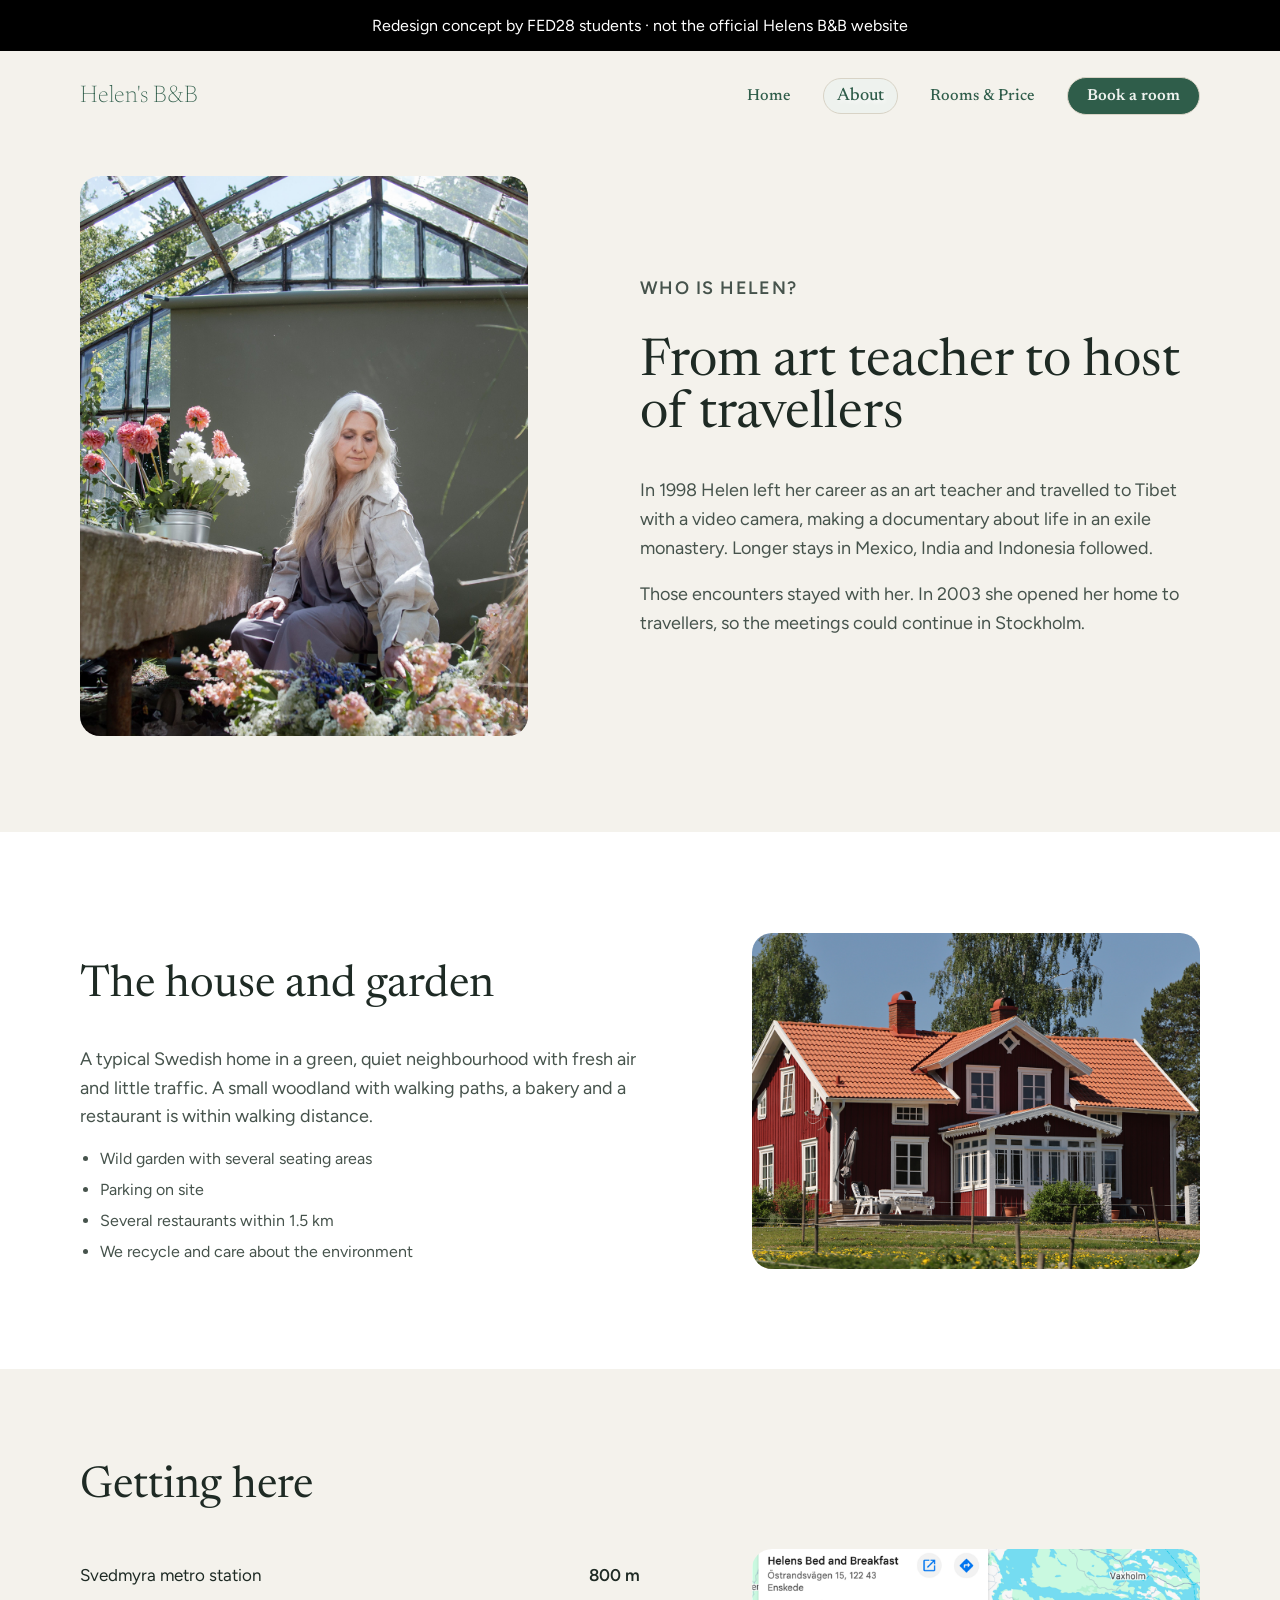
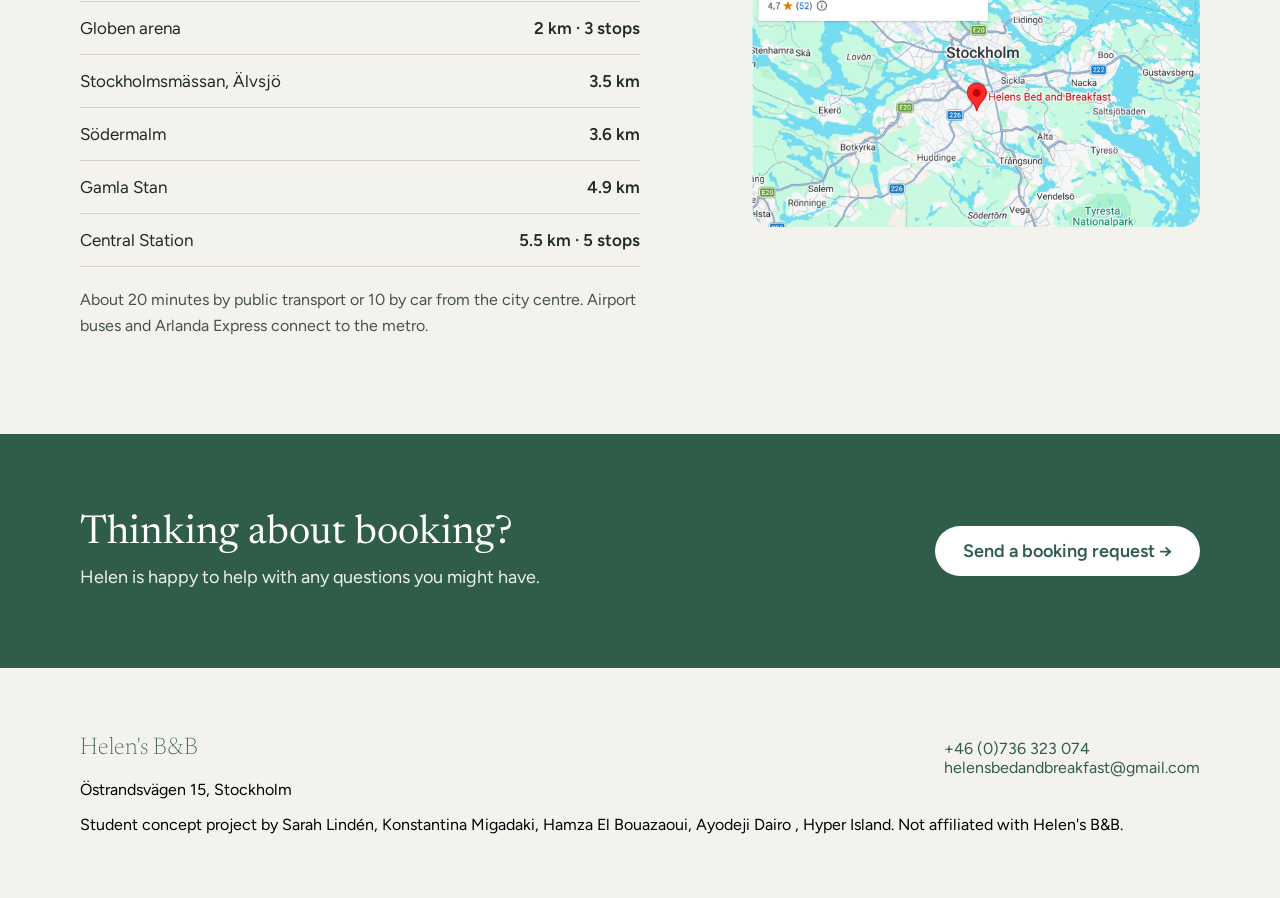
<file: about.html>
<!DOCTYPE html>
<html lang="en">

<head>
    <meta charset="UTF-8">
    <meta name="viewport" content="width=device-width, initial-scale=1.0">
    <meta name="robots" content="noindex">

    <title>About | Helen's B&B</title>

    <link rel="stylesheet" href="./css/style.css">
    <link rel="stylesheet" href="./css/about.css">

    <link rel="stylesheet"
        href="https://fonts.googleapis.com/css2?family=Newsreader:opsz,wght@6..72,400;6..72,500&family=Figtree:wght@400;500;600&display=swap">
        <link rel="stylesheet" href="https://fonts.googleapis.com/icon?family=Material+Icons">
    <link rel="icon" href="./images/helens-bnb-redesign.ico" type="image/x-icon">
</head>

<body>
    <div class="project-disclaimer">
        <p>Redesign concept by FED28 students · not the official Helens B&B website</p>
    </div>
    <header>
        <h2>Helen's B&B</h2>
        <nav class="web-nav">
            <ul>
                <li><a href="index.html">Home</a></li>
                <li><a class="menu-active" href="about.html">About</a></li>
                <li><a href="reservations.html">Rooms & Price</a></li>
                <li>
                    <a href="reservations.html" class="book-btn">Book a room</a>
                </li>
            </ul>
        </nav>

        <nav class="mobile-nav">
            <a href="index.html" class="mobile-nav-item">
                <i class="material-icons">home</i>
            </a>


            <a href="reservations.html" class="mobile-nav-item ">
                <i class="material-icons">calendar_month</i>
            </a>

            <a href="about.html" class="mobile-nav-item mobile-nav-book">
                <i class="material-icons">info</i>
            </a>
        </nav>

    </header>

    <main>
        <div class="about-intro">
            <img src="images/about_heleninthegarden.png" alt="Helen, the owner, in the garden">
            <div class="about-intro-text">
                <p class="label">Who is Helen?</p>
                <h1>From art teacher to host of travellers</h1>
                <p>In 1998 Helen left her career as an art teacher and
                    travelled to Tibet with a video camera, making a
                    documentary about life in an exile monastery. Longer
                    stays in Mexico, India and Indonesia followed.</p>
                <p>Those encounters stayed with her. In 2003 she opened
                    her home to travellers, so the meetings could continue
                    in Stockholm.</p>
            </div>
        </div>

        <div class="about-house">
            <div class="about-house-text">
                <h2>The house and garden</h2>
                <p>A typical Swedish home in a green, quiet neighbourhood with fresh air and little traffic. A small
                    woodland with walking paths, a bakery and a restaurant is within walking distance.</p>
                <ul>
                    <li>Wild garden with several seating areas</li>
                    <li>Parking on site</li>
                    <li>Several restaurants within 1.5 km</li>
                    <li>We recycle and care about the environment</li>
                </ul>
            </div>
            <img src="images/about_houseandgarden.png" alt="Helen's B&amp;B, The house and the garden">
        </div>

        <div class="about-location">
            <h2>Getting here</h2>
            <div class="about-location-row">
                <div class="distances">
                    <ul>
                        <li>Svedmyra metro station <span>800 m</span></li>
                        <li>Globen arena<span>2 km · 3 stops</span></li>
                        <li>Stockholmsmässan, Älvsjö<span>3.5 km</span></li>
                        <li>Södermalm<span>3.6 km</span></li>
                        <li>Gamla Stan<span>4.9 km</span></li>
                        <li>Central Station<span>5.5 km · 5 stops</span></li>
                    </ul>
                    <p>About 20 minutes by public transport or 10 by car from the city centre.
                        Airport buses and Arlanda Express connect to the metro.</p>
                </div>
                <img src="images/about_BnBmap.png" alt="A map showing the B&amp;B's location.">
            </div>
        </div>

        <div class="about-contact">
            <div class="about-contact-text">
                <h2>Thinking about booking?</h2>
                <p>Helen is happy to help with any questions you might have.</p>
            </div>
            <div class="about-contact-info">
                <a href="reservations.html">Send a booking request →</a>
            </div>
        </div>

    </main>

    <footer>

        <section>
            <div>
                <h2>Helen's B&B</h2>
                <span>Östrandsvägen 15, Stockholm</span>
            </div>

            <div>
                <a href="tel:+46 (0)736 323 074">+46 (0)736 323 074</a>
                <a href="mailto:helensbedandbreakfast@gmail.com">helensbedandbreakfast@gmail.com</a>
            </div>
        </section>
        <div>
            <p>Student concept project by Sarah Lindén, Konstantina Migadaki, Hamza El Bouazaoui, Ayodeji Dairo , Hyper
                Island. Not affiliated with Helen's B&B.</p>
        </div>
    </footer>

</body>

</html>
</file>
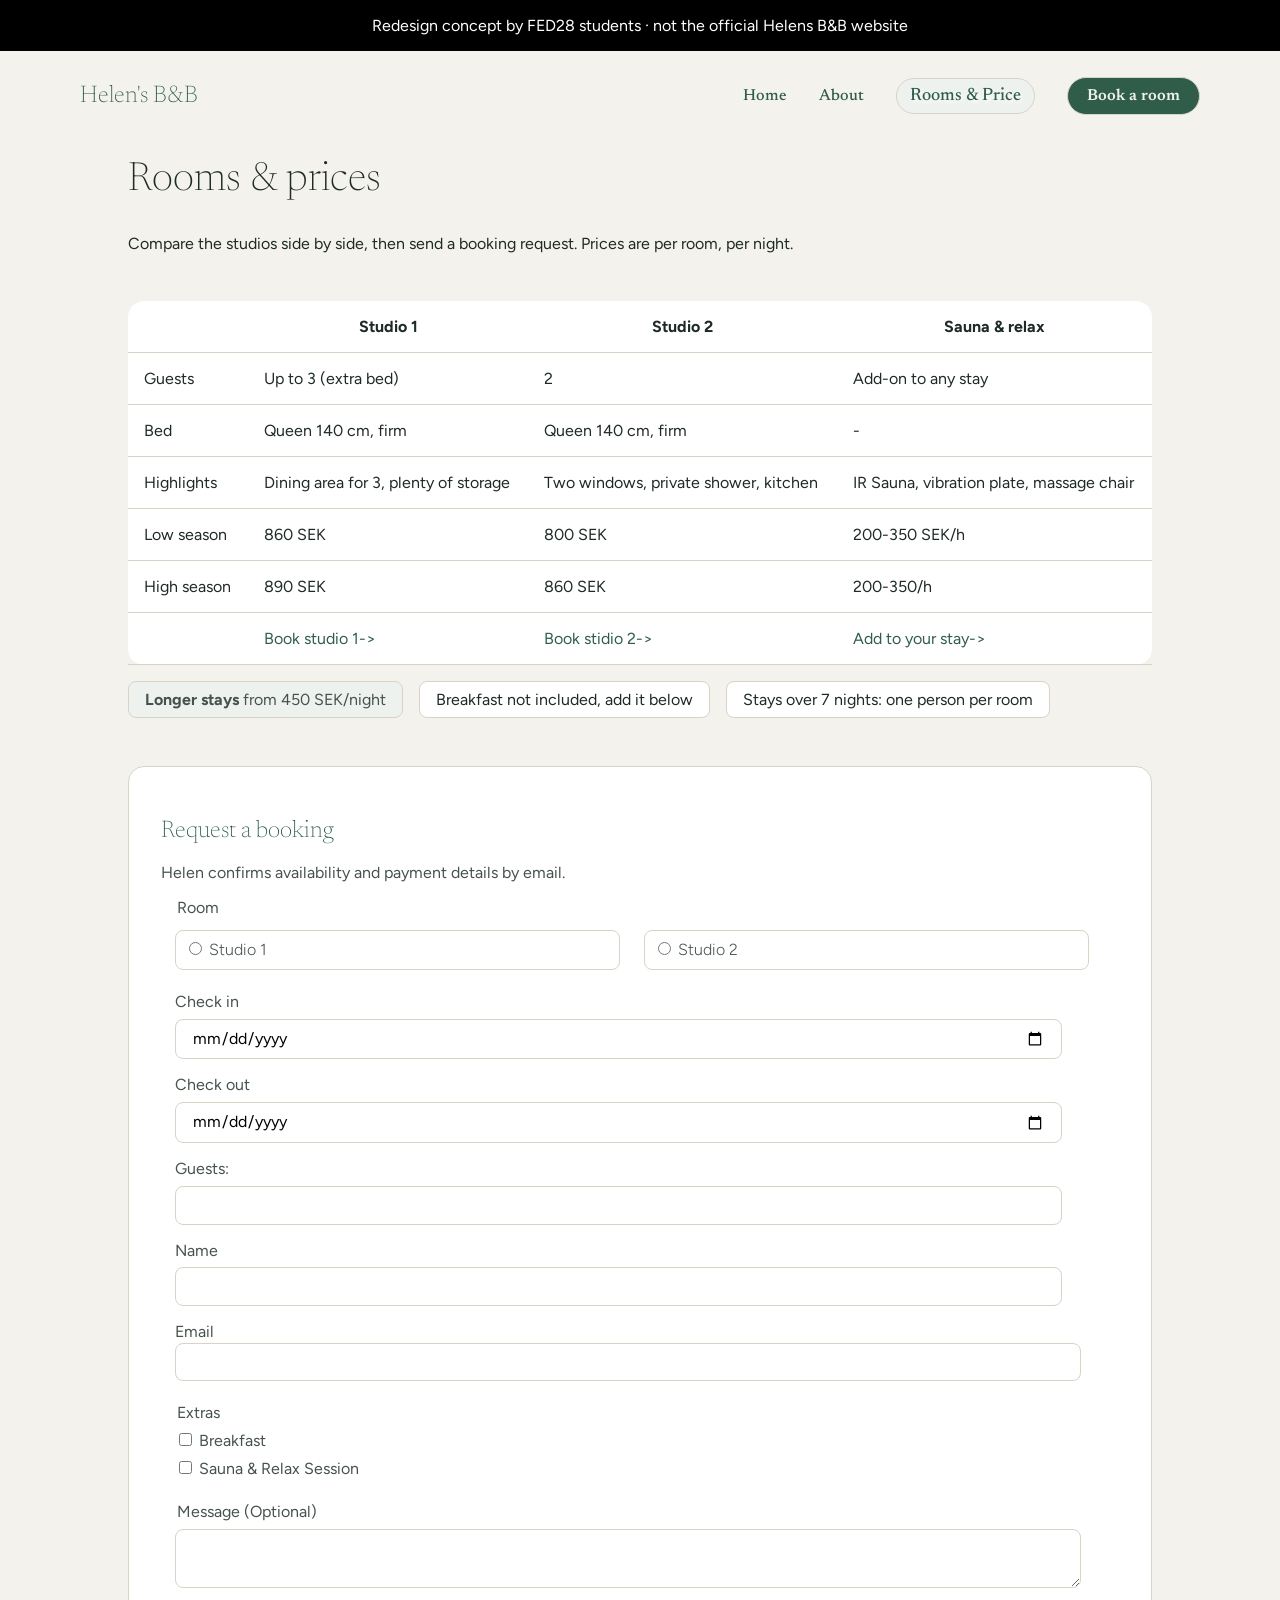
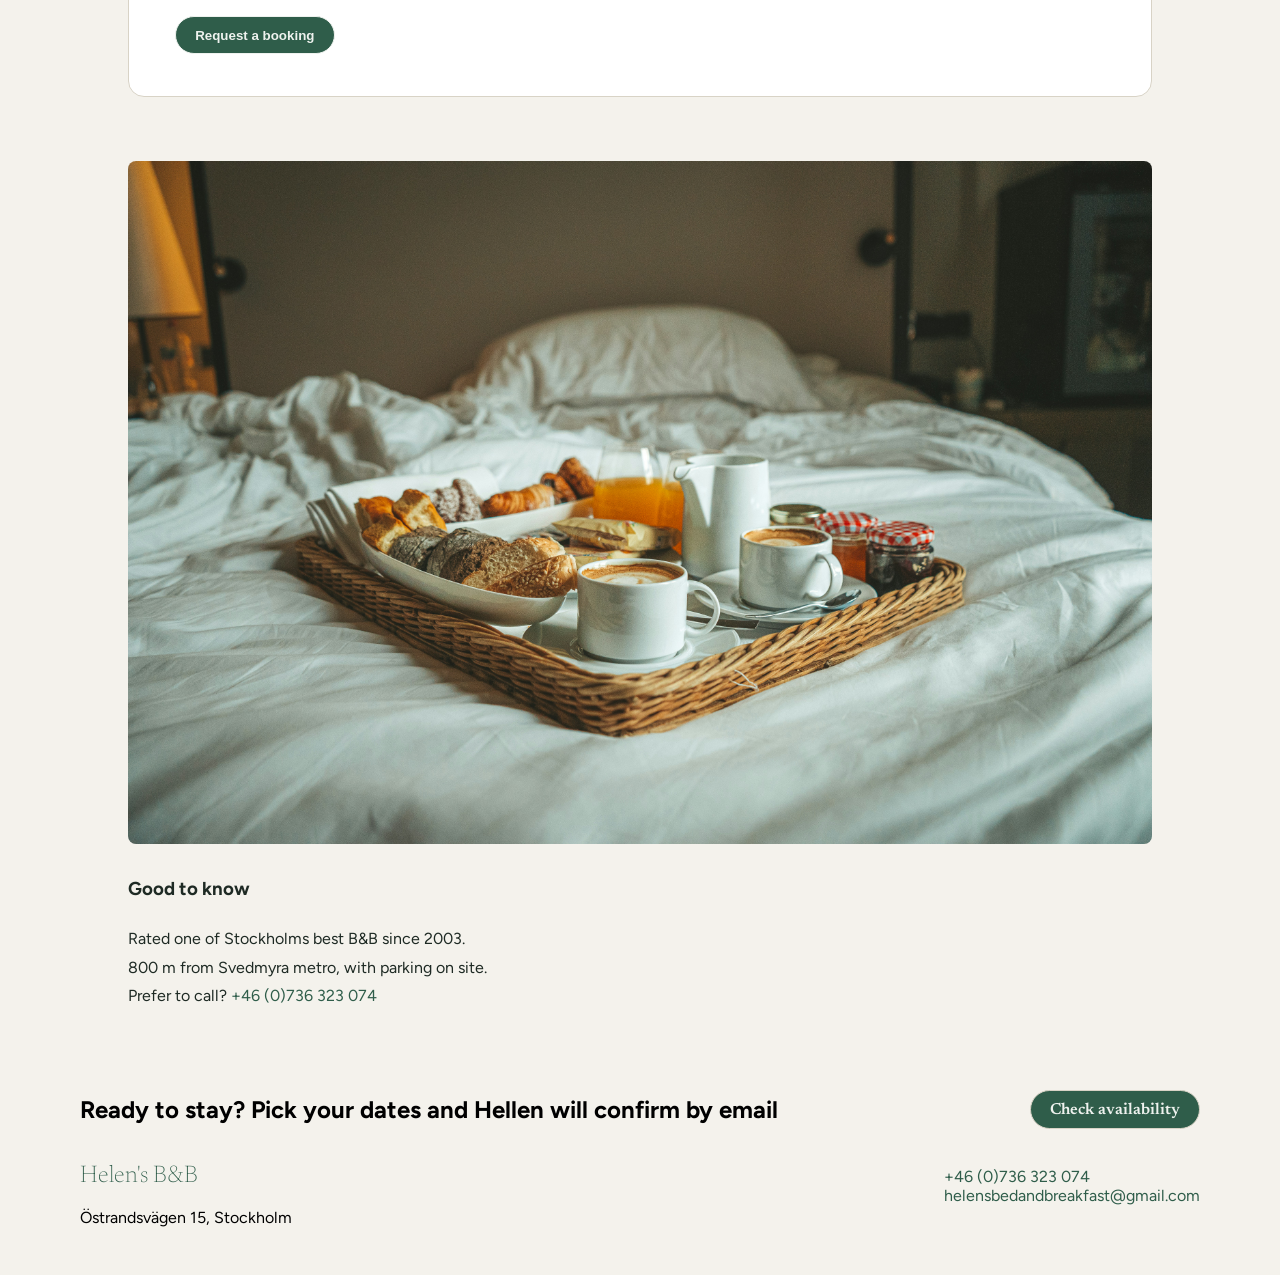
<file: reservations.html>
<!DOCTYPE html>
<html lang="en">
<head>
    <meta charset="UTF-8">
    <meta name="viewport" content="width=device-width, initial-scale=1.0">
    <meta name="robots" content="noindex">
    <title>Reservations | Helen's B&B</title>


    <link rel="stylesheet" href="./css/reservations.css">
    <link rel="stylesheet" href="./css/style.css">
    <link rel="stylesheet" href="https://fonts.googleapis.com/icon?family=Material+Icons">
    <link rel="stylesheet"
          href="https://fonts.googleapis.com/css2?family=Newsreader:opsz,wght@6..72,400;6..72,500&family=Figtree:wght@400;500;600&display=swap">
    <link rel="icon" href="./images/helens-bnb-redesign.ico" type="image/x-icon">

</head>

<body>

<div class="project-disclaimer">
    <p>Redesign concept by FED28 students · not the official Helens B&B website</p>
</div>
<header>
        <h2>Helen's B&B</h2>
        <nav class="web-nav">
            <ul>
                <li><a href="index.html">Home</a></li>
                <li><a href="about.html">About</a></li>
                <li><a class="menu-active" href="reservations.html">Rooms & Price</a></li>
                <li>
                    <a href="reservations.html" class="book-btn">Book a room</a>
                </li>
            </ul>
        </nav>

    <nav class="mobile-nav">
        <a href="index.html" class="mobile-nav-item active">
            <i class="material-icons">home</i>
        </a>


        <a href="reservations.html" class="mobile-nav-item mobile-nav-book">
            <i class="material-icons">calendar_month</i>
        </a>

        <a href="about.html" class="mobile-nav-item">
            <i class="material-icons">info</i>
        </a>
    </nav>

</header>

<main>
    <div id="reservations-page">
        <section>
            <h1 id="intro">Rooms & prices</h1>
            <p>Compare the studios side by side, then send a booking request. Prices are per room, per night.</p>
        </section>
        <div>
            <table>
                <tr>
                    <th></th>
                    <th>Studio 1</th>
                    <th>Studio 2</th>
                    <th>Sauna & relax</th>
                </tr>
                <tr>
                    <td>Guests</td>
                    <td>Up to 3 (extra bed)</td>
                    <td>2</td>
                    <td>Add-on to any stay</td>
                </tr>
                <tr>
                    <td>Bed</td>
                    <td>Queen 140 cm, firm</td>
                    <td>Queen 140 cm, firm</td>
                    <td>-</td>
                </tr>
                <tr>
                    <td>Highlights</td>
                    <td>Dining area for 3, plenty of storage</td>
                    <td>Two windows, private shower, kitchen</td> <!--private shower???-->
                    <td>IR Sauna, vibration plate, massage chair</td>
                </tr>
                <tr>
                    <td>Low season</td>
                    <td>860 SEK</td>
                    <td>800 SEK</td>
                    <td>200-350 SEK/h</td>
                </tr>
                <tr>
                    <td>High season</td>
                    <td>890 SEK</td>
                    <td>860 SEK</td>
                    <td>200-350/h</td>
                </tr>
                <tr>
                    <td></td>
                    <td>Book studio 1-></td>
                    <td>Book stidio 2-></td>
                    <td>Add to your stay-></td>
                </tr>          
            </table>
        </div>
        <div id="info-container"> <!--extra info-->
            <div id="info-1" class="info"> 
            <b>Longer stays</b> from 450 SEK/night 
            </div>
            <div class="info">
                Breakfast not included, add it below
            </div>
            <div class="info">
                Stays over 7 nights: one person per room
            </div>
        </div>
        <div id="booking-container">
            <div id="booking-form-container"> 
                <div>
                    <p>
                        <h2>Request a booking</h2>
                        Helen confirms availability and payment details by email.
                    </p>  
                </div>   
                <form>
                    <fieldset id="room-field">
                        <legend>Room</legend>
                        <label for="studio1" class="radio-style">
                            <input type="radio" id="studio1" name="studio" value="studio1" />
                            Studio 1
                        </label>
                        <label for="studio2" class="radio-style">
                            <input type="radio" id="studio2" name="studio" value="studio2" />
                            Studio 2
                        </label>
                    </fieldset>
                    <fieldset id="checkin-guest">
                        <div>
                            <label for="checkin">Check in</label>
                            <input type="date" id="" name="date">
                        </div>
                        <div>
                            <label for="checkin">Check out</label>
                            <input type="date" id="" name="date">
                        </div>
                        <div>
                            <label for="guests">Guests:</label>
                            <input type="number" id="guests" name="guests" min="1" max="3" />
                        </div>
                        <div >
                            <label for="name">Name</label>
                                <input
                                    type="text"
                                    id="name"
                                    name="name"
                                    required
                                    minlength="4"
                                    maxlength="40"
                                    size="15"/>
                         </div>
                    </fieldset>
                    <fieldset id="rest-of-form">
                        <label for="email">
                            Email<br>
                            <input type="email" id="email" pattern=".+@example\.com" size="30" required />
                        </label>
                        <div>
                            <legend>Extras</legend> 
                            <label>
                                <input type="checkbox" name="extras"/>
                                Breakfast
                            </label>
                            <label>
                                <input type="checkbox" name="extras"/>
                                Sauna & Relax Session
                            </label>
                        </div>
                        <div>
                            <legend>Message (Optional)</legend>
                            <textarea>
                                
                            </textarea>
                        </div>
                        <div>
                            <label for="submit"></label>
                            <input type="submit" value="Request a booking"/>
                        </div>
                    </fieldset>
                
                </form>
                
            </div>
           
            <div  id="side-container">
                <div><img src="images/a-tray-of-breakfast-on-a-bed-with-white-sheets.jpg" alt="">
                </div>
                <div><h3>Good to know</h3>
                <p>Rated one of Stockholms best B&B since 2003.<br>
                800 m from Svedmyra metro, with parking on site.<br>
                Prefer to call? <a href="tel:+46 (0)736 323 074" >+46 (0)736 323 074</a></p></div>
            </div>
            
        </div>
    </div>
</main>

<footer>
    <section >
        <div>
            <h1>Ready to stay? Pick your dates and Hellen will confirm by email</h1>
        </div>

        <div>
            <a href="reservations.html" class="book-btn">Check availability</a>
        </div>
    </section>

    <section>
        <div>
            <h2>Helen's B&B</h2>
            <span>Östrandsvägen 15, Stockholm</span>
        </div>

        <div>
            <a href="tel:+46 (0)736 323 074" >+46 (0)736 323 074</a>
            <a href="mailto:helensbedandbreakfast@gmail.com">helensbedandbreakfast@gmail.com</a>
        </div>
    </section>
</footer>

</body>
</html>
</file>
<file: css/style.css>
:root {
    --color-bg: #F4F2EC;
    --color-surface: #FFFFFF;
    --color-text: #1E2A24;
    --color-text-secondary: #46534C;
    --color-primary: #2F5D4A;
    --color-primary-hover: #1E3F31;
    --color-tint: #EEF2EE;
    --color-text-on-primary: #C9D6CD;
    --color-addon-bg: #F3ECE0;
    --color-addon-text: #7A5418;
    --color-border: #D8D3C6;
    --color-border-light: #E2DDD0;
    --color-placeholder: #DCD7CA;
    --font-heading: "Newsreader", Georgia, serif;
    --font-body: "Figtree", system-ui, sans-serif;
}
html,
body {
    width: 100%;
    overflow-x: hidden;
    font-family: var(--font-body) , sans-serif;
    background-color: var(--color-bg);
    margin: 0;
    scroll-behavior: smooth;
}

*, *::before, *::after {
    box-sizing: border-box;
}

.project-disclaimer {
    position: fixed;
    top: 0;
    left: 0;
    width: 100%;
    background-color: black;
    color: white;
    z-index: 9999;
    text-align: center;
    padding: 0 16px;
}


header{
    margin: 4rem 5rem 0 5rem;
    display: flex;
    justify-content: space-between;
    align-items: center;
}

.menu-active{
    background: var(--color-tint);
    text-shadow: 2px 2px 4px #ffffff;
    font-size: large;
    border: 1px solid var(--color-border);
    padding: 0.5rem 0.8rem;
    border-radius: 10rem;

}

header, h2{
    font-family: var(--font-heading) , sans-serif;
    color: var(--color-primary);
    font-weight: lighter;
}

a{
    text-decoration: none;
    color: var(--color-primary);
}
ul{
    display: flex;
    list-style: none;
    gap: 2rem;
    margin: 0;
    padding: 0;
}

li{
    display: flex;
    align-items: center;
    gap: 2rem;
    color: var(--color-primary);
    font-weight: 500;


}
.book-btn,
.btn-out {
    padding: 0 1.2rem;
    height: 2.4rem;
    border: 1px solid;
    border-radius: 10rem;
    font-family: var(--font-heading), sans-serif;
    font-weight: 600;
    cursor: pointer;
    display: flex;
    align-items: center;
    justify-content: center;
}

.book-btn {
    border-color: var(--color-border);
    background-color: var(--color-primary);
    color: var(--color-tint);
}

.btn-out {
    border-color: var(--color-primary);
    color: var(--color-primary);
}

li button:hover {
    background-color: var(--color-primary-hover);
}


footer{
    margin: 3rem 5rem;
    display: flex;
    flex-direction: column;

    section{
        display: flex;
        flex-direction: row;
        justify-content: space-between;
        align-items: center;
        
        div{
            display: flex;
            flex-direction: column;

        }
    }
}


@media (max-width: 768px) {
    header {
        margin: 4rem 1.25rem 1.25rem;
        padding: 0.5rem 0;
    }

    .web-nav {
        display: none;
    }

    .mobile-nav {
        display: flex;
        position: fixed;
        bottom: 0;
        left: 0;
        right: 0;
        z-index: 100;
        justify-content: space-around;
        align-items: center;
        padding: 0.6rem 0 calc(0.6rem + env(safe-area-inset-bottom, 0px));
        background-color: var(--color-surface);
        border-top: 1px solid var(--color-border);
    }

    .mobile-nav-item {
        display: flex;
        align-items: center;
        justify-content: center;
        width: 3rem;
        height: 3rem;
        border-radius: 50%;
        color: var(--color-text-secondary);
    }


    .mobile-nav-item.active {
        color: var(--color-primary);
        background-color: var(--color-tint);
    }

    .mobile-nav-book {
        background-color: var(--color-primary);
        color: var(--color-tint);
    }

    body {
        padding-bottom: 5rem;
    }

    footer {
        margin: 1rem 1.25rem;
    }

    footer section {
        flex-direction: column;
        align-items: flex-start;
        gap: 1rem;
    }
}
</file>
<file: css/about.css>
main {
    padding: 0 5rem;
}

.about-intro {
    display: flex;
    justify-content: space-between;
    align-items: center;
    padding: 48px 0 96px;
}

.about-intro img {
    width: 40%;
    border-radius: 20px;
}

.about-intro-text {
max-width: 50%;
flex-grow: 1;
}

.label {
font-size: 14px;
text-transform: uppercase;
color: var(--color-primary);
font-weight: 600;
letter-spacing: 0.08em;
}

.about-intro-text h1 {
font-family: var(--font-heading);
font-weight: 400;
font-size: 52px;
color:var(--color-text);
}

.about-intro-text p {
    color: var(--color-text-secondary);
    font-size: 18px;
    line-height: 1.6;
}

.about-house {
    display: flex;
    justify-content: space-between;
    align-items: center;
    background-color: var(--color-surface);
    margin: 0 -5rem 96px;
    padding: 96px 5rem;
}

.about-house img {
width: 40%;
border-radius: 20px;
}

.about-house-text {
flex-grow: 1;
max-width: 50%;
}

.about-house-text h2 {
font-family: var(--font-heading);
font-weight: 400;
font-size: 44px;
color:var(--color-text);
}

.about-house-text p {
color: var(--color-text-secondary);
    font-size: 18px;
    line-height: 1.6;
}

.about-house ul {
  display: block;
  list-style: disc;
  padding-left: 20px;
  gap: 16px;
}

.about-house li {
    display: list-item;
    margin-bottom: 12px;
    color: var(--color-text-secondary);
    font-weight: 400;
}

/* Getting here */

.about-location {
    padding: 0 0 96px;
}

.about-location h2 {
    font-family: var(--font-heading);
    font-weight: 400;
    font-size: 44px;
    color: var(--color-text);
    margin: 0 0 40px;
}

.about-location-row {
    display: flex;
    justify-content: space-between;
    align-items: flex-start;
}

.distances {
    width: 50%;
}

.about-location-row img {
    width: 40%;
    border-radius: 20px;
}

.distances ul {
    display: block;
    list-style: none;
    padding: 0;
    margin: 0;
}

.distances li {
    display: flex;
    justify-content: space-between;
    padding: 16px 0;
    border-bottom: 1px solid var(--color-border);
    font-size: 17px;
    font-weight: 400;
    color: var(--color-text);
}

.distances span {
    font-weight: 600;
}

.distances p {
    margin: 20px 0 0;
    font-size: 16px;
    line-height: 1.6;
    color: var(--color-text-secondary);
}

/* Thinking about booking? */

.about-contact {
    display: flex;
    justify-content: space-between;
    align-items: center;
    background-color: var(--color-primary);
    margin: 0 -5rem;
    padding: 80px 5rem;
}

.about-contact-text {
    width: 50%;
}

.about-contact-text h2 {
    font-family: var(--font-heading);
    font-weight: 400;
    font-size: 40px;
    color: var(--color-surface);
    margin: 0 0 12px;
}

.about-contact-text p {
    font-size: 18px;
    color: var(--color-tint);
    margin: 0;
}

.about-contact-info {
    display: flex;
    flex-direction: column;
    gap: 8px;
    font-size: 18px;
    color: var(--color-tint);
}

.about-contact-info a {
    background-color: var(--color-surface);
    color: var(--color-primary);
    font-weight: 600;
    padding: 14px 28px;
    border-radius: 10rem;
}

/* Tablet and mobile */
@media (max-width: 900px) {

    .about-intro,
    .about-house,
    .about-location-row,
    .about-contact {
        flex-direction: column;
        align-items: flex-start;
        gap: 32px;
    }

    .about-intro img,
    .about-house img,
    .about-location-row img,
    .about-intro-text,
    .about-house-text,
    .distances,
    .about-contact-text {
        width: 100%;
        max-width: 100%;
    }

    .about-intro-text h1 {
        font-size: 36px;
    }

    .about-house-text h2,
    .about-location h2,
    .about-contact-text h2 {
        font-size: 30px;
    }

    .about-intro-text p,
    .about-house-text p {
        font-size: 16px;
    }

    .about-house {
        padding: 64px 5rem;
    }

    .about-contact {
        padding: 64px 5rem;
    }
}

/* Small screens (matches style.css) */
@media (max-width: 768px) {
    main { padding: 0 1.25rem; }
    .about-house, .about-contact { margin-left: -1.25rem; margin-right: -1.25rem; padding: 48px 1.25rem; }
    .about-intro-text h1 { font-size: 32px; }
    .about-house-text h2, .about-location h2, .about-contact-text h2 { font-size: 26px; }
    .distances li { gap: 16px; }
}

@media (min-width: 769px) {
    .mobile-nav { display: none; }
}
</file>
<file: css/reservations.css>
#reservations-page {
    color: var(--color-text);
    justify-content: center;
    padding-left:10%;
    padding-right: 10%;
}
    
#intro {
    font-family: var(--font-heading) , sans-serif;
    color: var(--color-text);
    font-weight: lighter;
    font-size: 2.5rem;
}

.mobile-nav {
    display: none;
}

table {
    width:100%;
    background-color: var(--color-surface);
    border-color: var(--color-border);
    border-radius: 1rem;
    padding: 2rem;
    border-spacing: 1rem;
    margin-top:3rem;
    color: var(--color-text);
    padding: 10px;
    border-collapse: collapse ;
    th, td {
        padding: 1rem;
        border-bottom: 1px solid; 
        border-color: var(--color-border);
        
        }
        tr:hover {background-color: var(--color-tint);}
        overflow: scroll;
        tr:nth-child(7) {
            color: var(--color-primary);
        }
}

#info-container {
    width:100%;
    display: flex;
    flex-direction: row;
    justify-content: flex-start;
    flex-wrap: wrap;
    margin-top: 1rem;
}

.info {
    min-width: fit-content;
    background-color: var(--color-surface);
    border: 1px solid;
    border-radius: 0.5rem;
    padding: 0.5rem 1rem;
    border-spacing: 0.5rem;
    margin-right: 1rem;
    border-color: var(--color-border);
}
#info-1 {
    background-color: var(--color-tint);  
    color: var(--color-text-secondary);  
}

#booking-container {
    width:100%;
    display: grid;
    grid-template-columns: 2fr 1fr;
    column-gap: 3rem;    
    margin-top: 3rem;
    overflow: hidden;
}

#booking-form-container {
    color: var(--color-text-secondary);
    background-color: var(--color-surface);;  
    border: 1px solid;
    border-color: var(--color-border);
    border-radius: 1rem;
    padding: 2rem;
}

#side-container {
    line-height: 1.8;

    img {
        width: 100%;
        border-radius: 0.5rem;
        justify-content: center;
    }
}

input[type="text"],
input[type="date"],
input[type="number"],
select {
    width: 95%;
    box-sizing: border-box;
    padding: 0.5rem 1rem;
    font: inherit;
    background-color: var(--color-surface);
    border: 1px solid;
    border-radius: 0.5rem;
    border-color: var(--color-border);
}

fieldset {
    justify-content:center;
    display: grid;
    column-gap: 0.5rem;
    gap: 1rem 0.5rem;
    border: 1rem;
    min-width: 0;
    line-height: 1.3;
    
}

#room-field{
    grid-template-columns: 1fr 1fr;
}

#checkin-guest {
    grid-template-columns: repeat(2, 1fr);
    grid-template-rows: auto;
}

#rest-of-form {
    grid-template-columns: 1fr;
    width: 100%;
}

#email {
    width: 97%;
    box-sizing: border-box;
    padding: 0.5rem 1rem;
    font: inherit;
    background-color: var(--color-surface);
    border: 1px solid;
    border-radius: 0.5rem;
    border-color: var(--color-border);
}

label, legend {
  display: block;
  font-weight: 400;
  margin-bottom: 6px;
}

.check {
  display: flex;
  align-items: center;
  flex-direction: row;
  gap: 1rem;
  font-size: 14px;
  font-weight: 400;
  
}

input[type=submit] {
    border-color: var(--color-border);
    background-color: var(--color-primary);
    color: var(--color-tint);
    padding: 0 1.2rem;
    height: 2.4rem;
    border: 1px solid;
    border-radius: 10rem;  
    font-weight: 600;
    cursor: pointer;
    display: flex;
    align-items: center;
    justify-content: center;
}

textarea {
    padding: 1rem;
    width: 97%;
    box-sizing: border-box;
    padding: 0.5rem 1rem;
    font: inherit;
    background-color: var(--color-surface);
    border: 1px solid;
    border-radius: 0.5rem;
    border-color: var(--color-border);
}

.radio-style {
    background-color: var(--color-surface);
    border: 1px solid;
    border-radius: 0.5rem;
    padding: 0.5rem 0.5rem;
    border-spacing: 0.5rem;
    margin-right: 1rem;
    border-color: var(--color-border);
    font-size:1rem;
    font-weight: 100;
}

.radio-style:checked {
    background-color: var(--color-primary);
}

@media (max-width: 1299px){ 
    #booking-container {
        display: flex;
        flex-direction: column;
        row-gap: 4rem;
    }

    #checkin-guest {
        grid-template-columns: 1fr;
        width: 100%;
    }
}

@media (max-width: 600px) {
    table {
        display: block;
        white-space: nowrap;
        overflow-x: scroll;
    }

    #room-field{
        grid-template-columns: 1fr;
    }

    #booking-container {
        display: flex;
        flex-direction: column;
        row-gap: 4rem;
    }

    #checkin-guest {
        grid-template-columns: 1fr;
        width: 100%;
    }
}
</file>
